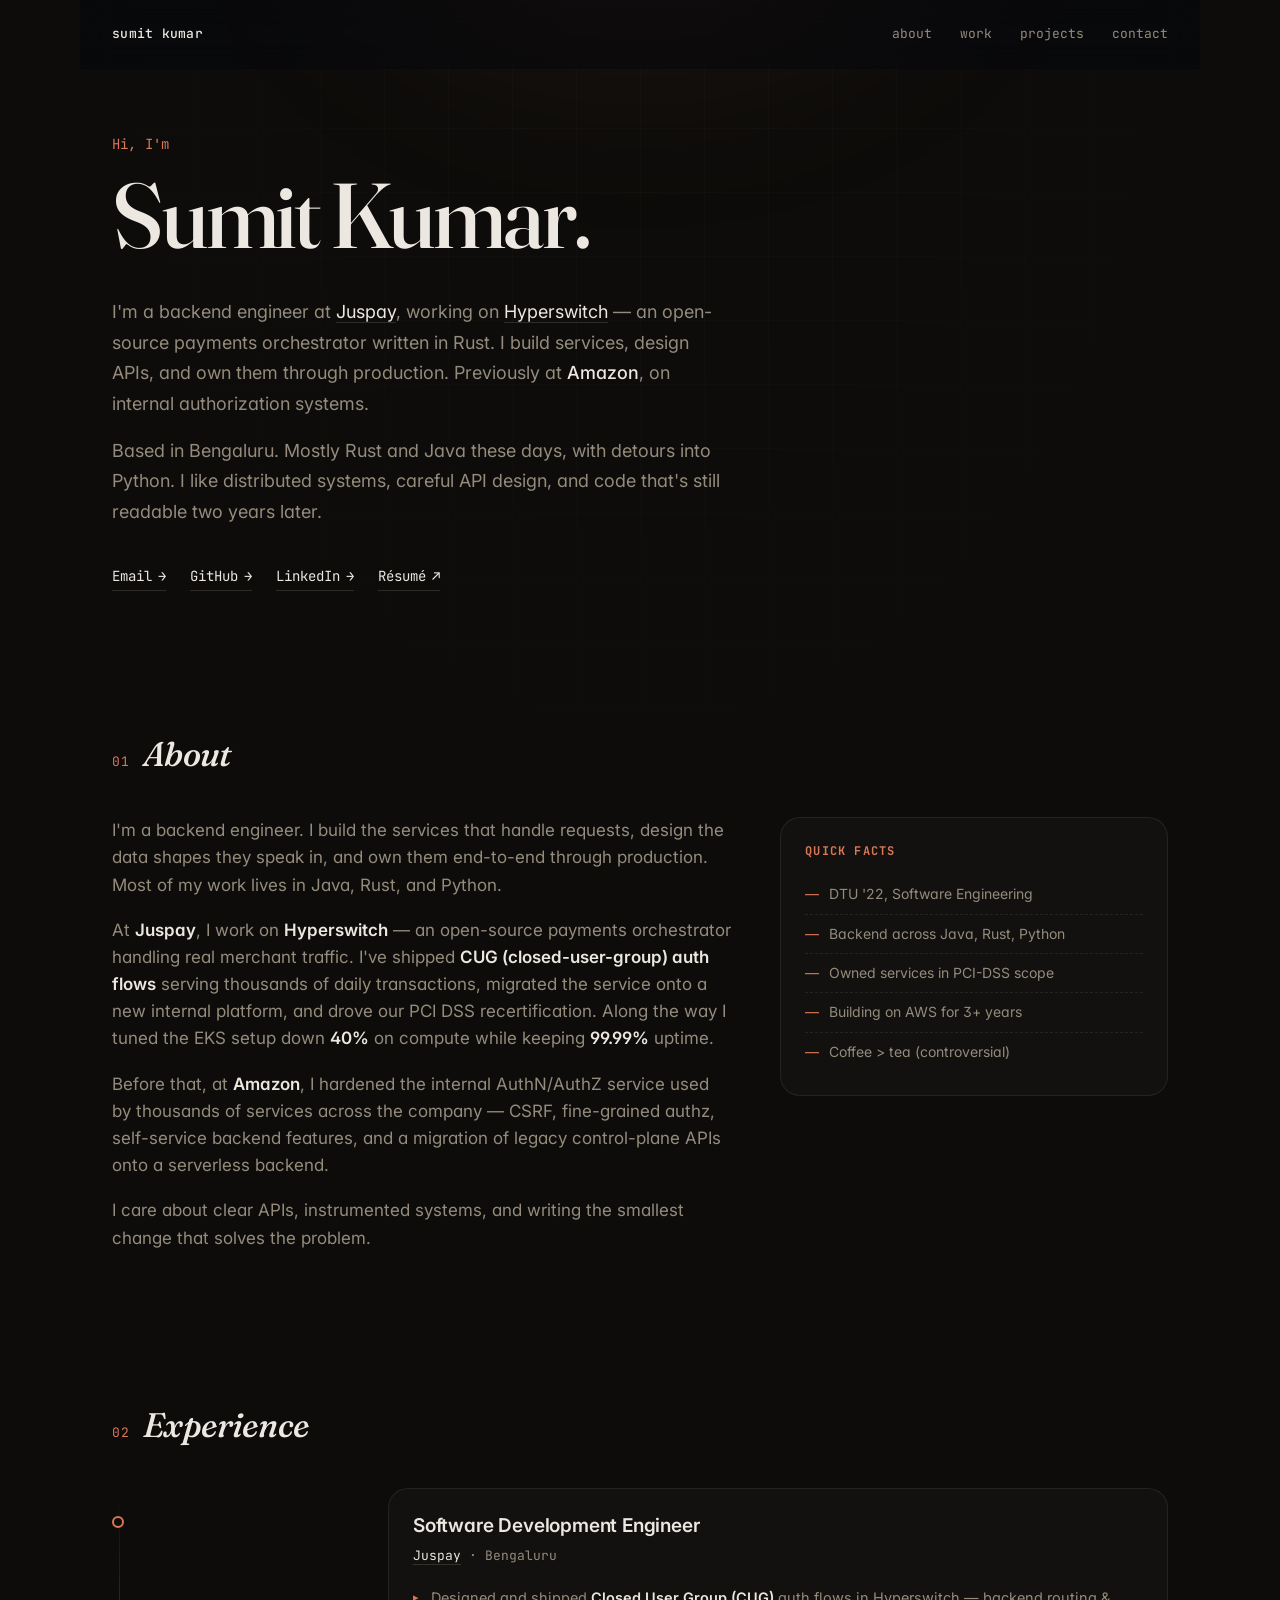
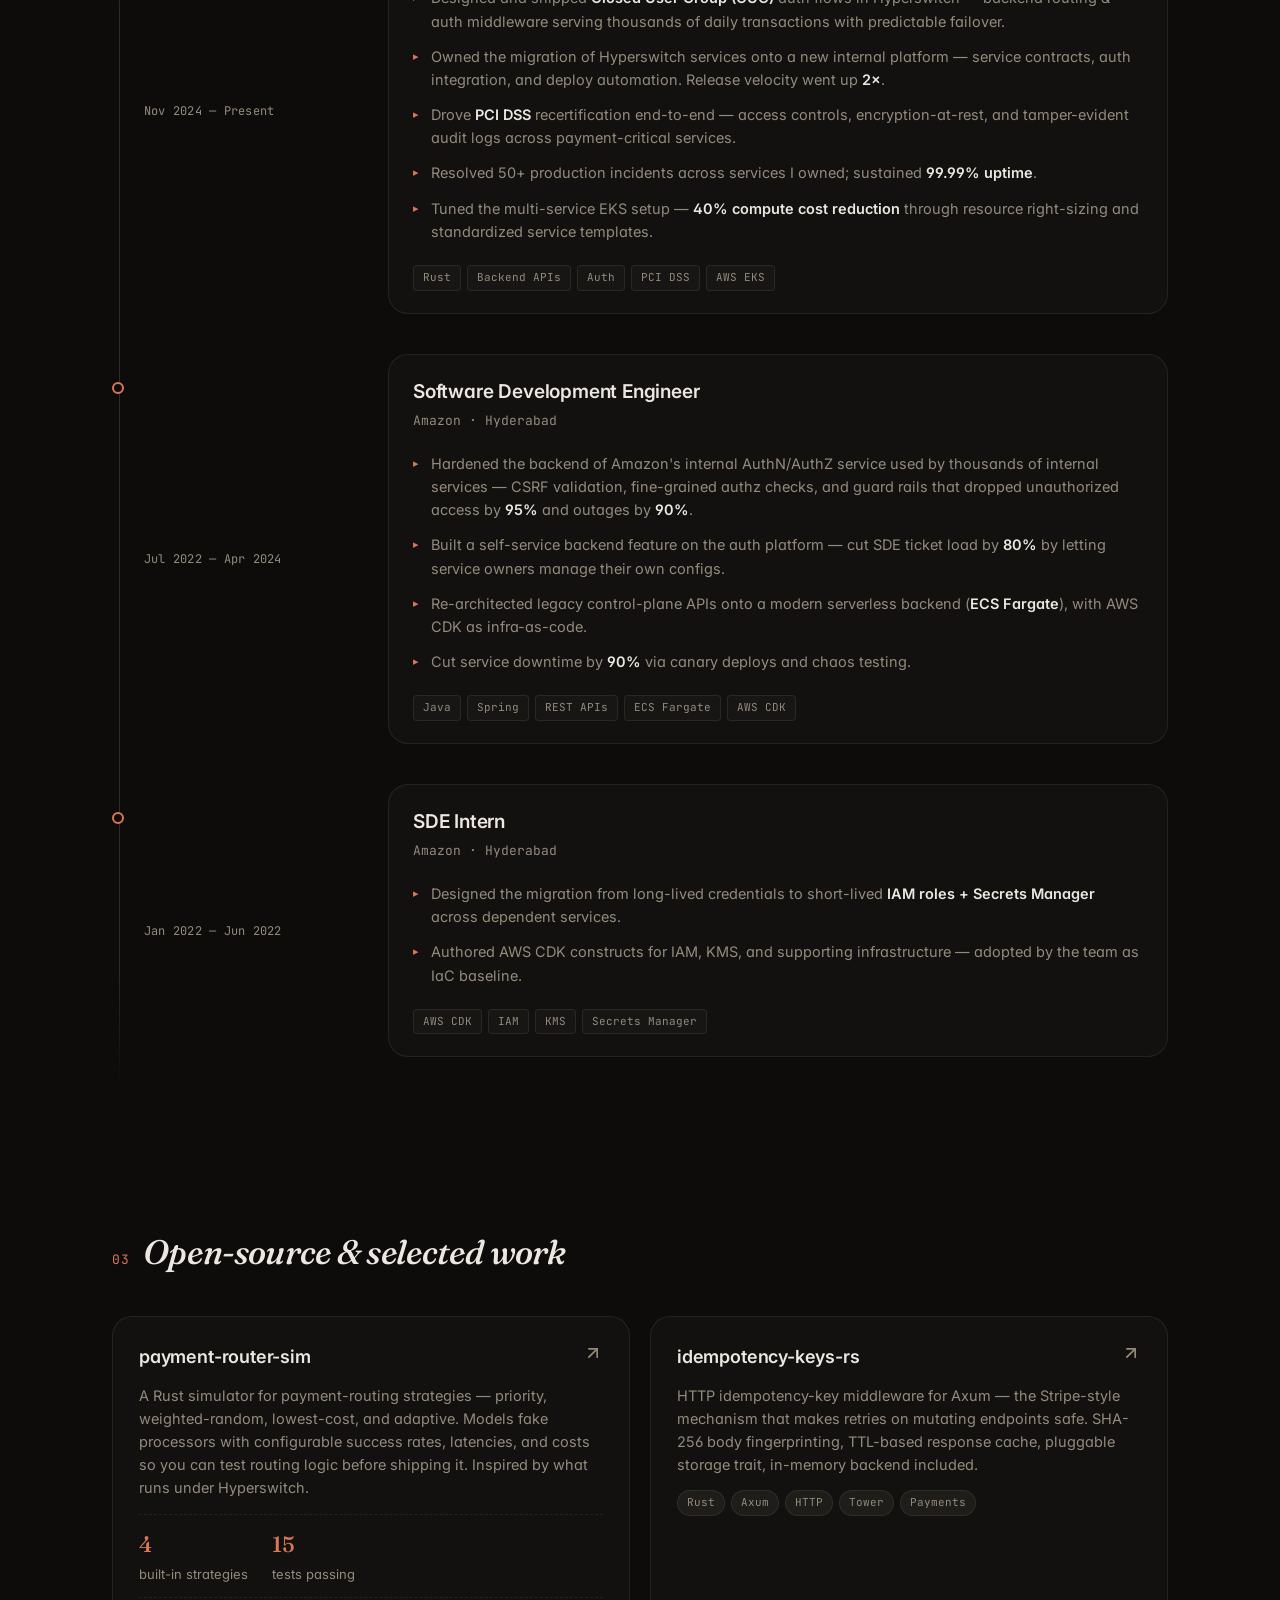
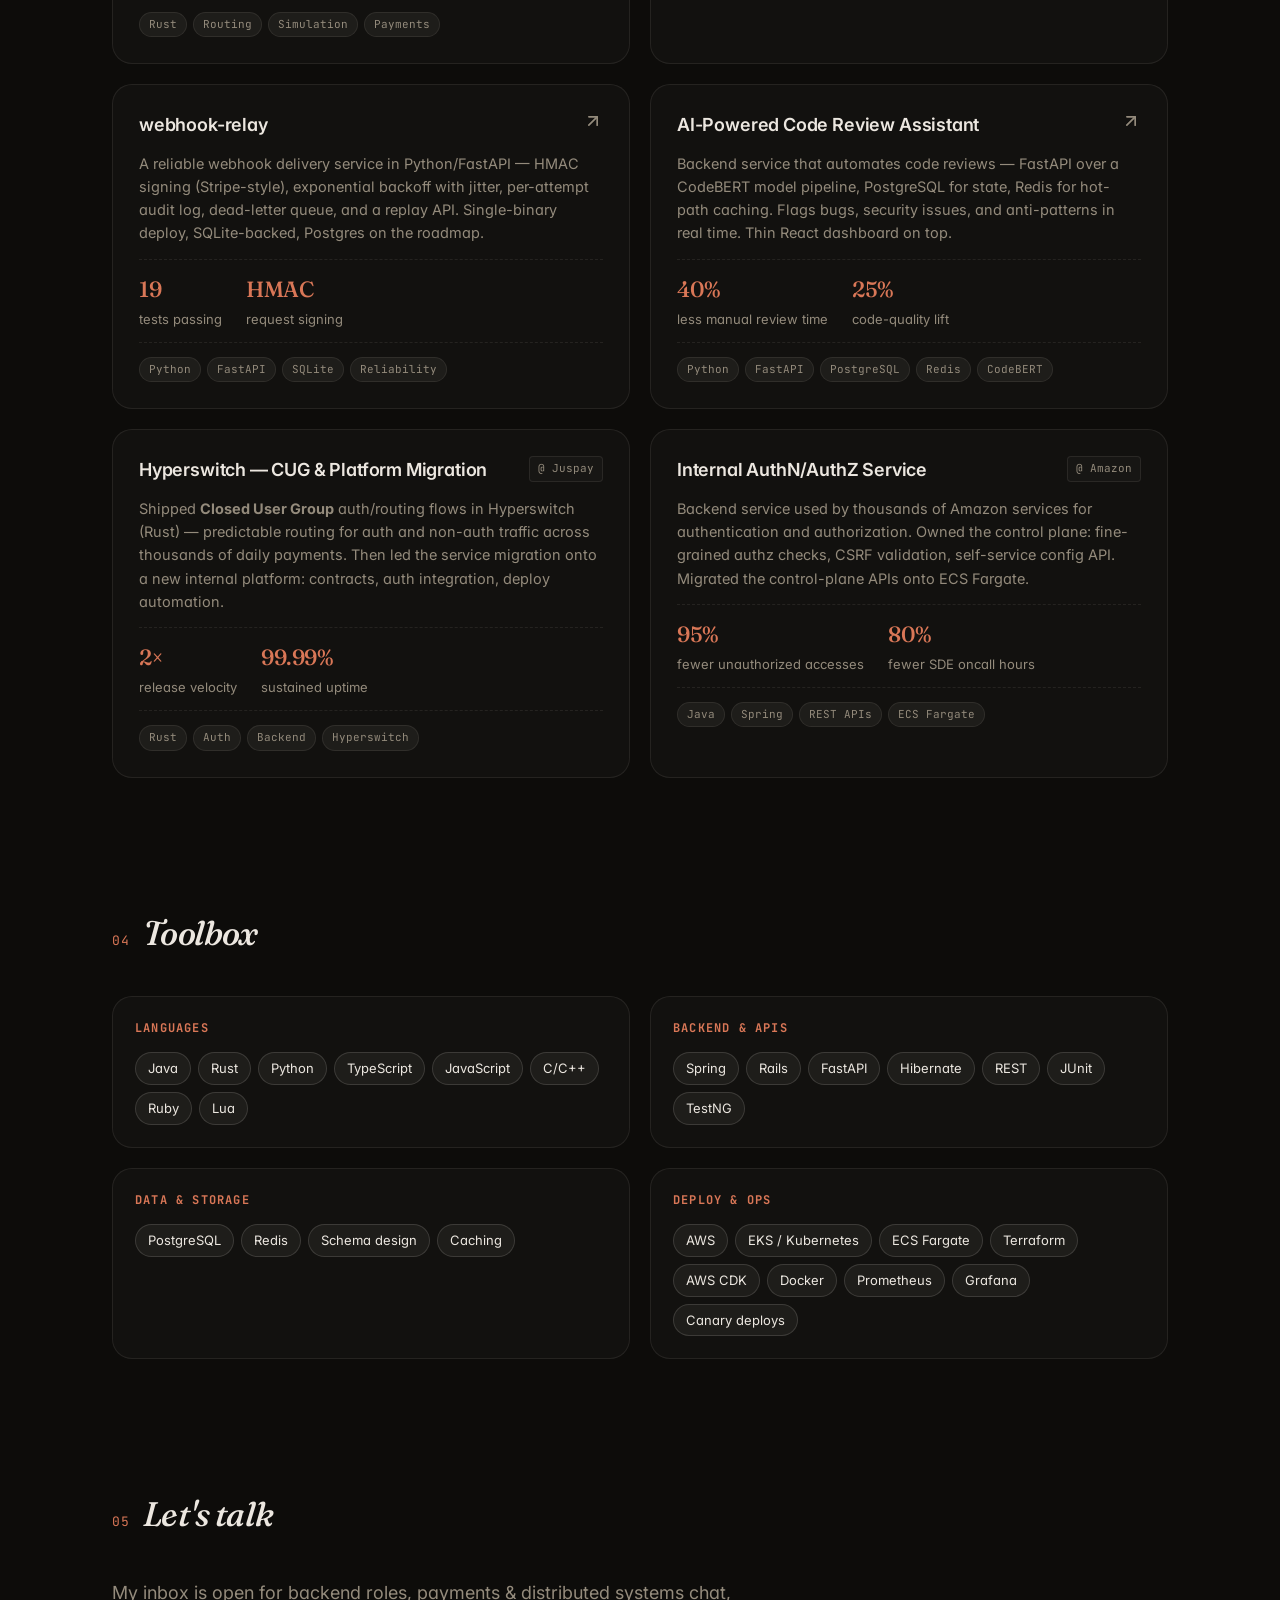
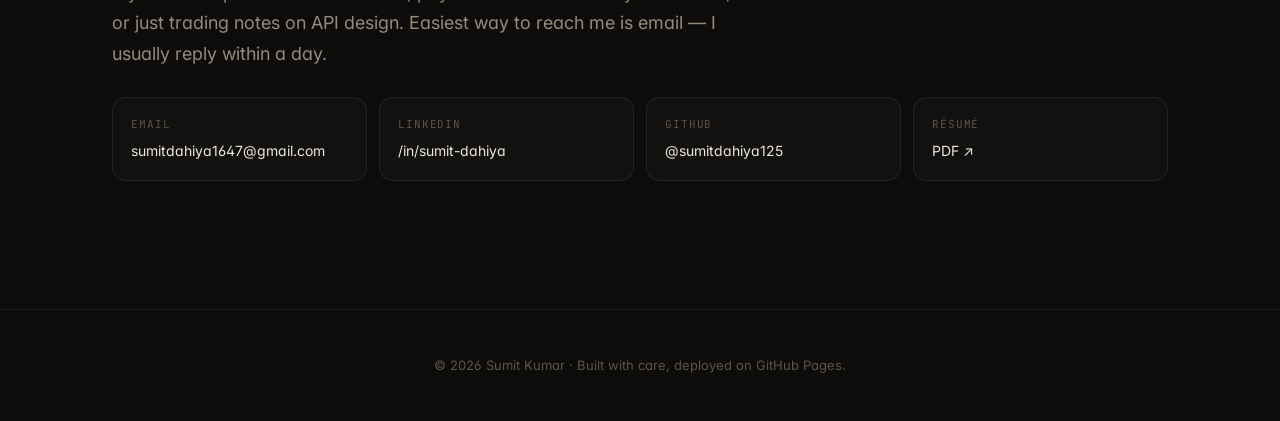
<file: index.html>
<!doctype html>
<html lang="en">
  <head>
    <meta charset="utf-8" />
    <meta name="viewport" content="width=device-width, initial-scale=1" />
    <title>Sumit Kumar — Backend Engineer</title>
    <meta name="description" content="Sumit Kumar — Backend engineer at Juspay, working on Hyperswitch. Previously at Amazon. Java, Rust, Python, distributed systems." />
    <meta name="theme-color" content="#0d0c0a" />

    <meta property="og:title" content="Sumit Kumar — Backend Engineer" />
    <meta property="og:description" content="Backend engineer at Juspay, working on Hyperswitch. Java, Rust, Python, distributed systems." />
    <meta property="og:type" content="website" />
    <meta property="og:url" content="https://sumitdahiya125.github.io/Portfolio/" />
    <meta property="og:image" content="https://sumitdahiya125.github.io/Portfolio/og.png" />
    <meta property="og:image:width" content="1200" />
    <meta property="og:image:height" content="630" />
    <meta name="twitter:card" content="summary_large_image" />
    <meta name="twitter:title" content="Sumit Kumar — Backend Engineer" />
    <meta name="twitter:description" content="Backend engineer at Juspay, working on Hyperswitch. Java, Rust, Python, distributed systems." />
    <meta name="twitter:image" content="https://sumitdahiya125.github.io/Portfolio/og.png" />

    <script type="application/ld+json">
      {
        "@context": "https://schema.org",
        "@type": "Person",
        "name": "Sumit Kumar",
        "url": "https://sumitdahiya125.github.io/Portfolio/",
        "image": "https://sumitdahiya125.github.io/Portfolio/og.png",
        "jobTitle": "Backend Engineer",
        "description": "Backend engineer at Juspay working on Hyperswitch. Previously at Amazon.",
        "worksFor": {
          "@type": "Organization",
          "name": "Juspay",
          "url": "https://juspay.in"
        },
        "alumniOf": {
          "@type": "CollegeOrUniversity",
          "name": "Delhi Technological University",
          "sameAs": "https://en.wikipedia.org/wiki/Delhi_Technological_University"
        },
        "email": "mailto:sumitdahiya1647@gmail.com",
        "address": {
          "@type": "PostalAddress",
          "addressLocality": "Bengaluru",
          "addressCountry": "IN"
        },
        "sameAs": [
          "https://github.com/sumitdahiya125",
          "https://in.linkedin.com/in/sumit-dahiya-666273177"
        ],
        "knowsAbout": [
          "Backend Engineering",
          "Distributed Systems",
          "Payments Systems",
          "API Design",
          "Rust",
          "Java",
          "Python",
          "AWS",
          "Kubernetes",
          "PostgreSQL"
        ]
      }
    </script>

    <link rel="icon" href="data:image/svg+xml,%3Csvg xmlns='http://www.w3.org/2000/svg' viewBox='0 0 100 100'%3E%3Ctext y='.9em' font-size='80' font-family='Georgia,serif' fill='%23d97757'%3ESK%3C/text%3E%3C/svg%3E" />
    <link rel="preconnect" href="https://fonts.googleapis.com" />
    <link rel="preconnect" href="https://fonts.gstatic.com" crossorigin />
    <link href="https://fonts.googleapis.com/css2?family=Fraunces:ital,opsz,wght@0,9..144,400;0,9..144,500;0,9..144,600;1,9..144,500&family=Inter:wght@300;400;500;600;700&family=JetBrains+Mono:wght@400;500&display=swap" rel="stylesheet" />
    <link rel="stylesheet" href="style.css" />
  </head>

  <body>
    <div class="bg-grid"></div>
    <div class="bg-glow"></div>

    <header class="nav">
      <a href="#top" class="nav__brand">sumit&nbsp;kumar</a>
      <nav class="nav__links">
        <a href="#about">about</a>
        <a href="#experience">work</a>
        <a href="#projects">projects</a>
        <a href="#contact">contact</a>
      </nav>
    </header>

    <main id="top">
      <!-- HERO -->
      <section class="hero">
        <p class="hero__greet">Hi, I'm</p>
        <h1 class="hero__name">Sumit Kumar.</h1>

        <div class="hero__copy">
          <p>
            I'm a backend engineer at
            <a href="https://juspay.in" target="_blank" rel="noopener">Juspay</a>,
            working on
            <a href="https://hyperswitch.io" target="_blank" rel="noopener">Hyperswitch</a> —
            an open-source payments orchestrator written in Rust. I build
            services, design APIs, and own them through production.
            Previously at <span class="muted-strong">Amazon</span>, on
            internal authorization systems.
          </p>
          <p>
            Based in Bengaluru. Mostly Rust and Java these days, with detours
            into Python. I like distributed systems, careful API design, and
            code that's still readable two years later.
          </p>
        </div>

        <ul class="hero__links">
          <li>
            <a href="mailto:sumitdahiya1647@gmail.com">
              Email <span aria-hidden="true">→</span>
            </a>
          </li>
          <li>
            <a href="https://github.com/sumitdahiya125" target="_blank" rel="noopener">
              GitHub <span aria-hidden="true">→</span>
            </a>
          </li>
          <li>
            <a href="https://in.linkedin.com/in/sumit-dahiya-666273177" target="_blank" rel="noopener">
              LinkedIn <span aria-hidden="true">→</span>
            </a>
          </li>
          <li>
            <a
              href="resume.pdf"
              target="_blank"
              rel="noopener"
              data-goatcounter-click="resume.pdf"
              data-goatcounter-title="Résumé download (hero)"
            >
              Résumé <span aria-hidden="true">↗</span>
            </a>
          </li>
        </ul>
      </section>

      <!-- ABOUT -->
      <section id="about" class="section">
        <div class="section__header">
          <span class="section__num">01</span>
          <h2 class="section__title">About</h2>
        </div>
        <div class="about">
          <div class="about__copy">
            <p>
              I'm a backend engineer. I build the services that handle
              requests, design the data shapes they speak in, and own them
              end-to-end through production. Most of my work lives in Java,
              Rust, and Python.
            </p>
            <p>
              At <strong>Juspay</strong>, I work on
              <strong>Hyperswitch</strong> — an open-source payments
              orchestrator handling real merchant traffic. I've shipped
              <strong>CUG (closed-user-group) auth flows</strong> serving
              thousands of daily transactions, migrated the service onto a
              new internal platform, and drove our PCI DSS recertification.
              Along the way I tuned the EKS setup down <strong>40%</strong>
              on compute while keeping <strong>99.99%</strong> uptime.
            </p>
            <p>
              Before that, at <strong>Amazon</strong>, I hardened the
              internal AuthN/AuthZ service used by thousands of services
              across the company — CSRF, fine-grained authz, self-service
              backend features, and a migration of legacy control-plane APIs
              onto a serverless backend.
            </p>
            <p>
              I care about clear APIs, instrumented systems, and writing the
              smallest change that solves the problem.
            </p>
          </div>
          <aside class="about__side">
            <h3>Quick facts</h3>
            <ul>
              <li><span>—</span> DTU '22, Software Engineering</li>
              <li><span>—</span> Backend across Java, Rust, Python</li>
              <li><span>—</span> Owned services in PCI-DSS scope</li>
              <li><span>—</span> Building on AWS for 3+ years</li>
              <li><span>—</span> Coffee &gt; tea (controversial)</li>
            </ul>
          </aside>
        </div>
      </section>

      <!-- EXPERIENCE -->
      <section id="experience" class="section">
        <div class="section__header">
          <span class="section__num">02</span>
          <h2 class="section__title">Experience</h2>
        </div>

        <ol class="timeline">
          <li class="tl-item">
            <div class="tl-when">
              <span class="tl-dot"></span>
              <span class="tl-date">Nov 2024 — Present</span>
            </div>
            <div class="tl-card">
              <header>
                <h3>Software Development Engineer</h3>
                <p class="tl-place"><a href="https://juspay.in" target="_blank" rel="noopener">Juspay</a> · Bengaluru</p>
              </header>
              <ul>
                <li>Designed and shipped <strong>Closed User Group (CUG)</strong> auth flows in Hyperswitch — backend routing &amp; auth middleware serving thousands of daily transactions with predictable failover.</li>
                <li>Owned the migration of Hyperswitch services onto a new internal platform — service contracts, auth integration, and deploy automation. Release velocity went up <strong>2×</strong>.</li>
                <li>Drove <strong>PCI DSS</strong> recertification end-to-end — access controls, encryption-at-rest, and tamper-evident audit logs across payment-critical services.</li>
                <li>Resolved 50+ production incidents across services I owned; sustained <strong>99.99% uptime</strong>.</li>
                <li>Tuned the multi-service EKS setup — <strong>40% compute cost reduction</strong> through resource right-sizing and standardized service templates.</li>
              </ul>
              <div class="tl-tags">
                <span>Rust</span><span>Backend APIs</span><span>Auth</span><span>PCI DSS</span><span>AWS EKS</span>
              </div>
            </div>
          </li>

          <li class="tl-item">
            <div class="tl-when">
              <span class="tl-dot"></span>
              <span class="tl-date">Jul 2022 — Apr 2024</span>
            </div>
            <div class="tl-card">
              <header>
                <h3>Software Development Engineer</h3>
                <p class="tl-place">Amazon · Hyderabad</p>
              </header>
              <ul>
                <li>Hardened the backend of Amazon's internal AuthN/AuthZ service used by thousands of internal services — CSRF validation, fine-grained authz checks, and guard rails that dropped unauthorized access by <strong>95%</strong> and outages by <strong>90%</strong>.</li>
                <li>Built a self-service backend feature on the auth platform — cut SDE ticket load by <strong>80%</strong> by letting service owners manage their own configs.</li>
                <li>Re-architected legacy control-plane APIs onto a modern serverless backend (<strong>ECS Fargate</strong>), with AWS CDK as infra-as-code.</li>
                <li>Cut service downtime by <strong>90%</strong> via canary deploys and chaos testing.</li>
              </ul>
              <div class="tl-tags">
                <span>Java</span><span>Spring</span><span>REST APIs</span><span>ECS Fargate</span><span>AWS CDK</span>
              </div>
            </div>
          </li>

          <li class="tl-item">
            <div class="tl-when">
              <span class="tl-dot"></span>
              <span class="tl-date">Jan 2022 — Jun 2022</span>
            </div>
            <div class="tl-card">
              <header>
                <h3>SDE Intern</h3>
                <p class="tl-place">Amazon · Hyderabad</p>
              </header>
              <ul>
                <li>Designed the migration from long-lived credentials to short-lived <strong>IAM roles + Secrets Manager</strong> across dependent services.</li>
                <li>Authored AWS CDK constructs for IAM, KMS, and supporting infrastructure — adopted by the team as IaC baseline.</li>
              </ul>
              <div class="tl-tags"><span>AWS CDK</span><span>IAM</span><span>KMS</span><span>Secrets Manager</span></div>
            </div>
          </li>
        </ol>
      </section>

      <!-- PROJECTS -->
      <section id="projects" class="section">
        <div class="section__header">
          <span class="section__num">03</span>
          <h2 class="section__title">Open-source &amp; selected work</h2>
        </div>

        <div class="projects">
          <article class="project">
            <div class="project__head">
              <h3>payment-router-sim</h3>
              <a class="project__link" href="https://github.com/sumitdahiya125/payment-router-sim" target="_blank" rel="noopener" aria-label="View on GitHub">
                <svg width="20" height="20" viewBox="0 0 24 24" fill="none" stroke="currentColor" stroke-width="2" stroke-linecap="round" stroke-linejoin="round"><path d="M7 17 17 7"/><path d="M7 7h10v10"/></svg>
              </a>
            </div>
            <p>
              A Rust simulator for payment-routing strategies — priority,
              weighted-random, lowest-cost, and adaptive. Models fake
              processors with configurable success rates, latencies, and
              costs so you can test routing logic before shipping it.
              Inspired by what runs under Hyperswitch.
            </p>
            <ul class="project__metrics">
              <li><strong>4</strong> built-in strategies</li>
              <li><strong>15</strong> tests passing</li>
            </ul>
            <div class="project__tags">
              <span>Rust</span><span>Routing</span><span>Simulation</span><span>Payments</span>
            </div>
          </article>

          <article class="project">
            <div class="project__head">
              <h3>idempotency-keys-rs</h3>
              <a class="project__link" href="https://github.com/sumitdahiya125/idempotency-keys-rs" target="_blank" rel="noopener" aria-label="View on GitHub">
                <svg width="20" height="20" viewBox="0 0 24 24" fill="none" stroke="currentColor" stroke-width="2" stroke-linecap="round" stroke-linejoin="round"><path d="M7 17 17 7"/><path d="M7 7h10v10"/></svg>
              </a>
            </div>
            <p>
              HTTP idempotency-key middleware for Axum — the Stripe-style
              mechanism that makes retries on mutating endpoints safe.
              SHA-256 body fingerprinting, TTL-based response cache,
              pluggable storage trait, in-memory backend included.
            </p>
            <div class="project__tags">
              <span>Rust</span><span>Axum</span><span>HTTP</span><span>Tower</span><span>Payments</span>
            </div>
          </article>

          <article class="project">
            <div class="project__head">
              <h3>webhook-relay</h3>
              <a class="project__link" href="https://github.com/sumitdahiya125/webhook-relay" target="_blank" rel="noopener" aria-label="View on GitHub">
                <svg width="20" height="20" viewBox="0 0 24 24" fill="none" stroke="currentColor" stroke-width="2" stroke-linecap="round" stroke-linejoin="round"><path d="M7 17 17 7"/><path d="M7 7h10v10"/></svg>
              </a>
            </div>
            <p>
              A reliable webhook delivery service in Python/FastAPI — HMAC
              signing (Stripe-style), exponential backoff with jitter,
              per-attempt audit log, dead-letter queue, and a replay API.
              Single-binary deploy, SQLite-backed, Postgres on the roadmap.
            </p>
            <ul class="project__metrics">
              <li><strong>19</strong> tests passing</li>
              <li><strong>HMAC</strong> request signing</li>
            </ul>
            <div class="project__tags">
              <span>Python</span><span>FastAPI</span><span>SQLite</span><span>Reliability</span>
            </div>
          </article>

          <article class="project">
            <div class="project__head">
              <h3>AI-Powered Code Review Assistant</h3>
              <a class="project__link" href="https://github.com/sumitdahiya125/ai-powered-code-review-assistant" target="_blank" rel="noopener" aria-label="View on GitHub">
                <svg width="20" height="20" viewBox="0 0 24 24" fill="none" stroke="currentColor" stroke-width="2" stroke-linecap="round" stroke-linejoin="round"><path d="M7 17 17 7"/><path d="M7 7h10v10"/></svg>
              </a>
            </div>
            <p>
              Backend service that automates code reviews — FastAPI over a
              CodeBERT model pipeline, PostgreSQL for state, Redis for
              hot-path caching. Flags bugs, security issues, and
              anti-patterns in real time. Thin React dashboard on top.
            </p>
            <ul class="project__metrics">
              <li><strong>40%</strong> less manual review time</li>
              <li><strong>25%</strong> code-quality lift</li>
            </ul>
            <div class="project__tags">
              <span>Python</span><span>FastAPI</span><span>PostgreSQL</span><span>Redis</span><span>CodeBERT</span>
            </div>
          </article>

          <article class="project">
            <div class="project__head">
              <h3>Hyperswitch — CUG &amp; Platform Migration</h3>
              <span class="project__badge">@ Juspay</span>
            </div>
            <p>
              Shipped <strong>Closed User Group</strong> auth/routing flows
              in Hyperswitch (Rust) — predictable routing for auth and
              non-auth traffic across thousands of daily payments. Then led
              the service migration onto a new internal platform: contracts,
              auth integration, deploy automation.
            </p>
            <ul class="project__metrics">
              <li><strong>2×</strong> release velocity</li>
              <li><strong>99.99%</strong> sustained uptime</li>
            </ul>
            <div class="project__tags">
              <span>Rust</span><span>Auth</span><span>Backend</span><span>Hyperswitch</span>
            </div>
          </article>

          <article class="project">
            <div class="project__head">
              <h3>Internal AuthN/AuthZ Service</h3>
              <span class="project__badge">@ Amazon</span>
            </div>
            <p>
              Backend service used by thousands of Amazon services for
              authentication and authorization. Owned the control plane:
              fine-grained authz checks, CSRF validation, self-service
              config API. Migrated the control-plane APIs onto ECS Fargate.
            </p>
            <ul class="project__metrics">
              <li><strong>95%</strong> fewer unauthorized accesses</li>
              <li><strong>80%</strong> fewer SDE oncall hours</li>
            </ul>
            <div class="project__tags">
              <span>Java</span><span>Spring</span><span>REST APIs</span><span>ECS Fargate</span>
            </div>
          </article>
        </div>
      </section>

      <!-- SKILLS -->
      <section id="skills" class="section">
        <div class="section__header">
          <span class="section__num">04</span>
          <h2 class="section__title">Toolbox</h2>
        </div>

        <div class="skills">
          <div class="skill-group">
            <h4>Languages</h4>
            <div class="chips">
              <span>Java</span><span>Rust</span><span>Python</span>
              <span>TypeScript</span><span>JavaScript</span>
              <span>C/C++</span><span>Ruby</span><span>Lua</span>
            </div>
          </div>
          <div class="skill-group">
            <h4>Backend &amp; APIs</h4>
            <div class="chips">
              <span>Spring</span><span>Rails</span><span>FastAPI</span>
              <span>Hibernate</span><span>REST</span>
              <span>JUnit</span><span>TestNG</span>
            </div>
          </div>
          <div class="skill-group">
            <h4>Data &amp; storage</h4>
            <div class="chips">
              <span>PostgreSQL</span><span>Redis</span>
              <span>Schema design</span><span>Caching</span>
            </div>
          </div>
          <div class="skill-group">
            <h4>Deploy &amp; ops</h4>
            <div class="chips">
              <span>AWS</span><span>EKS / Kubernetes</span><span>ECS Fargate</span>
              <span>Terraform</span><span>AWS CDK</span><span>Docker</span>
              <span>Prometheus</span><span>Grafana</span><span>Canary deploys</span>
            </div>
          </div>
        </div>
      </section>

      <!-- CONTACT -->
      <section id="contact" class="section section--contact">
        <div class="section__header">
          <span class="section__num">05</span>
          <h2 class="section__title">Let's talk</h2>
        </div>

        <div class="contact">
          <p class="contact__lead">
            My inbox is open for backend roles, payments &amp; distributed
            systems chat, or just trading notes on API design. Easiest way
            to reach me is email — I usually reply within a day.
          </p>

          <div class="contact__links">
            <a href="mailto:sumitdahiya1647@gmail.com" class="contact__card">
              <span class="contact__label">Email</span>
              <span class="contact__value">sumitdahiya1647@gmail.com</span>
            </a>
            <a href="https://in.linkedin.com/in/sumit-dahiya-666273177" target="_blank" rel="noopener" class="contact__card">
              <span class="contact__label">LinkedIn</span>
              <span class="contact__value">/in/sumit-dahiya</span>
            </a>
            <a href="https://github.com/sumitdahiya125" target="_blank" rel="noopener" class="contact__card">
              <span class="contact__label">GitHub</span>
              <span class="contact__value">@sumitdahiya125</span>
            </a>
            <a
              href="resume.pdf"
              target="_blank"
              rel="noopener"
              class="contact__card"
              data-goatcounter-click="resume.pdf"
              data-goatcounter-title="Résumé download (contact)"
            >
              <span class="contact__label">Résumé</span>
              <span class="contact__value">PDF ↗</span>
            </a>
          </div>
        </div>
      </section>
    </main>

    <footer class="footer">
      <p>© <span id="year"></span> Sumit Kumar · Built with care, deployed on GitHub Pages.</p>
    </footer>

    <script src="script.js" defer></script>

    <!-- GoatCounter analytics — privacy-friendly, no cookies, no PII -->
    <script
      data-goatcounter="https://sumitkumar.goatcounter.com/count"
      async
      src="//gc.zgo.at/count.js"
    ></script>
  </body>
</html>
</file>
<file: style.css>
/* ---------- Base ---------- */
:root {
  --bg: #0d0c0a;
  --bg-elev: #161310;
  --surface: rgba(247, 240, 230, 0.025);
  --surface-strong: rgba(247, 240, 230, 0.05);
  --border: rgba(247, 240, 230, 0.08);
  --border-strong: rgba(247, 240, 230, 0.14);
  --text: #ece7e0;
  --text-dim: #948b7c;
  --text-faint: #5a544a;
  --accent: #d97757;
  --accent-soft: rgba(217, 119, 87, 0.15);
  --max: 1120px;
  --radius: 14px;
  --radius-lg: 20px;
}

* { box-sizing: border-box; }

html { scroll-behavior: smooth; }

body {
  margin: 0;
  font-family: "Inter", system-ui, -apple-system, "Segoe UI", Roboto, sans-serif;
  font-feature-settings: "ss01", "cv11";
  background: var(--bg);
  color: var(--text);
  line-height: 1.6;
  -webkit-font-smoothing: antialiased;
  text-rendering: optimizeLegibility;
  overflow-x: hidden;
}

a { color: inherit; text-decoration: none; }
a:hover { color: #fff; }

::selection { background: rgba(217, 119, 87, 0.30); color: #fff; }

/* ---------- Backgrounds ---------- */
.bg-grid {
  position: fixed;
  inset: 0;
  background-image:
    linear-gradient(to right, rgba(247, 240, 230, 0.02) 1px, transparent 1px),
    linear-gradient(to bottom, rgba(247, 240, 230, 0.02) 1px, transparent 1px);
  background-size: 64px 64px;
  mask-image: radial-gradient(ellipse at top, #000 25%, transparent 70%);
  pointer-events: none;
  z-index: -2;
}

.bg-glow {
  position: fixed;
  top: -350px;
  left: 50%;
  width: 800px;
  height: 500px;
  transform: translateX(-50%);
  background: radial-gradient(ellipse at center, rgba(217, 119, 87, 0.10), transparent 70%);
  filter: blur(80px);
  pointer-events: none;
  z-index: -1;
}

/* ---------- Nav ---------- */
.nav {
  position: sticky;
  top: 0;
  z-index: 50;
  display: flex;
  align-items: center;
  gap: 32px;
  max-width: var(--max);
  margin: 0 auto;
  padding: 24px 32px;
  background: rgba(7, 8, 13, 0.55);
  backdrop-filter: saturate(140%) blur(14px);
  -webkit-backdrop-filter: saturate(140%) blur(14px);
}

.nav__brand {
  font-family: "JetBrains Mono", monospace;
  font-size: 13px;
  font-weight: 500;
  letter-spacing: 0.02em;
  color: var(--text);
}

.nav__links {
  display: flex;
  gap: 28px;
  margin-left: auto;
  font-family: "JetBrains Mono", monospace;
  font-size: 13px;
  color: var(--text-dim);
}
.nav__links a {
  position: relative;
  transition: color 0.15s;
}
.nav__links a:hover { color: var(--text); }
.nav__links a::before {
  content: "";
  position: absolute;
  bottom: -4px;
  left: 0;
  right: 0;
  height: 1px;
  background: var(--accent);
  transform: scaleX(0);
  transform-origin: left;
  transition: transform 0.2s ease;
}
.nav__links a:hover::before { transform: scaleX(1); }

@media (max-width: 640px) {
  .nav { padding: 18px 20px; gap: 18px; }
  .nav__links { gap: 18px; font-size: 12px; }
}

/* ---------- Layout ---------- */
main {
  max-width: var(--max);
  margin: 0 auto;
  padding: 0 32px;
}
@media (max-width: 720px) { main { padding: 0 20px; } }

.section {
  padding: 96px 0 32px;
  scroll-margin-top: 80px;
}
.section:first-of-type { padding-top: 56px; }

.section__header {
  display: flex;
  align-items: baseline;
  gap: 14px;
  margin-bottom: 36px;
}
.section__num {
  font-family: "JetBrains Mono", monospace;
  font-size: 13px;
  color: var(--accent);
  letter-spacing: 0.05em;
}
.section__title {
  font-family: "Fraunces", "Iowan Old Style", Georgia, serif;
  font-size: 34px;
  letter-spacing: -0.025em;
  font-weight: 500;
  font-style: italic;
  margin: 0;
}

/* ---------- Hero ---------- */
.hero {
  padding: 64px 0 40px;
  max-width: 720px;
}

.hero__greet {
  font-family: "JetBrains Mono", monospace;
  font-size: 14px;
  color: var(--accent);
  margin: 0 0 14px;
  letter-spacing: 0.01em;
}

.hero__name {
  font-family: "Fraunces", "Iowan Old Style", Georgia, serif;
  font-size: clamp(52px, 8vw, 92px);
  font-weight: 500;
  letter-spacing: -0.035em;
  line-height: 1;
  margin: 0 0 36px;
  color: var(--text);
}

.hero__copy {
  margin: 0 0 36px;
  max-width: 620px;
}
.hero__copy p {
  font-size: clamp(16px, 1.5vw, 18px);
  line-height: 1.7;
  color: var(--text-dim);
  margin: 0 0 16px;
}
.hero__copy p:last-child { margin-bottom: 0; }
.hero__copy a {
  color: var(--text);
  border-bottom: 1px solid var(--border-strong);
  transition: border-color 0.15s, color 0.15s;
}
.hero__copy a:hover {
  color: var(--accent);
  border-bottom-color: var(--accent);
}
.muted-strong { color: var(--text); font-weight: 500; }

.hero__links {
  list-style: none;
  padding: 0;
  margin: 0;
  display: flex;
  flex-wrap: wrap;
  gap: 24px;
}
.hero__links a {
  display: inline-flex;
  align-items: center;
  gap: 6px;
  font-family: "JetBrains Mono", monospace;
  font-size: 14px;
  color: var(--text);
  border-bottom: 1px solid var(--border-strong);
  padding-bottom: 2px;
  transition: color 0.15s, border-color 0.15s, transform 0.15s;
}
.hero__links a:hover {
  color: var(--accent);
  border-bottom-color: var(--accent);
}
.hero__links a:hover span[aria-hidden] {
  transform: translate(2px, -2px);
}
.hero__links a span[aria-hidden] {
  display: inline-block;
  transition: transform 0.15s;
}

/* ---------- About ---------- */
.about {
  display: grid;
  grid-template-columns: 1.6fr 1fr;
  gap: 48px;
  align-items: start;
}
@media (max-width: 820px) {
  .about { grid-template-columns: 1fr; gap: 32px; }
}
.about__copy p {
  font-size: 17px;
  color: var(--text-dim);
  margin: 0 0 18px;
}
.about__copy strong { color: var(--text); font-weight: 600; }

.about__side {
  padding: 24px;
  background: var(--surface);
  border: 1px solid var(--border);
  border-radius: var(--radius-lg);
}
.about__side h3 {
  font-size: 12px;
  font-family: "JetBrains Mono", monospace;
  color: var(--accent);
  text-transform: uppercase;
  letter-spacing: 0.1em;
  margin: 0 0 14px;
}
.about__side ul {
  list-style: none;
  padding: 0;
  margin: 0;
  font-size: 14px;
  color: var(--text-dim);
}
.about__side li {
  display: flex;
  gap: 10px;
  padding: 8px 0;
  border-bottom: 1px dashed var(--border);
}
.about__side li:last-child { border-bottom: none; }
.about__side li span { color: var(--accent); }

/* ---------- Timeline ---------- */
.timeline {
  list-style: none;
  padding: 0;
  margin: 0;
  position: relative;
}
.timeline::before {
  content: "";
  position: absolute;
  left: 7px;
  top: 8px;
  bottom: 8px;
  width: 1px;
  background: linear-gradient(to bottom, transparent, var(--border-strong) 10%, var(--border-strong) 90%, transparent);
}
@media (max-width: 720px) {
  .timeline::before { left: 7px; }
}

.tl-item {
  display: grid;
  grid-template-columns: 220px 1fr;
  gap: 24px;
  padding: 0 0 40px 32px;
  position: relative;
}
@media (max-width: 720px) {
  .tl-item { grid-template-columns: 1fr; padding-left: 28px; }
}
.tl-when {
  display: flex;
  align-items: center;
  gap: 12px;
  padding-top: 22px;
}
.tl-dot {
  position: absolute;
  left: 0;
  top: 28px;
  width: 12px;
  height: 12px;
  border-radius: 50%;
  background: var(--bg);
  border: 2px solid var(--accent);
}
.tl-date {
  font-family: "JetBrains Mono", monospace;
  font-size: 12px;
  color: var(--text-dim);
  letter-spacing: 0.02em;
}

.tl-card {
  padding: 22px 24px;
  background: var(--surface);
  border: 1px solid var(--border);
  border-radius: var(--radius-lg);
  transition: border-color 0.2s, transform 0.2s;
}
.tl-card:hover {
  border-color: var(--border-strong);
  transform: translateY(-2px);
}
.tl-card header { margin-bottom: 14px; }
.tl-card h3 {
  font-size: 19px;
  font-weight: 600;
  margin: 0 0 4px;
  letter-spacing: -0.01em;
}
.tl-place {
  font-size: 13px;
  color: var(--text-dim);
  margin: 0;
  font-family: "JetBrains Mono", monospace;
}
.tl-place a {
  color: var(--text);
  border-bottom: 1px solid var(--border-strong);
  transition: border-color 0.15s;
}
.tl-place a:hover { border-bottom-color: var(--accent); }
.tl-card ul {
  list-style: none;
  padding: 0;
  margin: 0 0 16px;
}
.tl-card li {
  position: relative;
  padding: 6px 0 6px 18px;
  font-size: 14.5px;
  color: var(--text-dim);
}
.tl-card li::before {
  content: "▸";
  position: absolute;
  left: 0;
  color: var(--accent);
  font-size: 11px;
  top: 9px;
}
.tl-card strong { color: var(--text); font-weight: 600; }

.tl-tags {
  display: flex;
  gap: 6px;
  flex-wrap: wrap;
}
.tl-tags span {
  font-family: "JetBrains Mono", monospace;
  font-size: 11px;
  padding: 3px 9px;
  border-radius: 4px;
  background: var(--surface);
  border: 1px solid var(--border);
  color: var(--text-dim);
}

/* ---------- Projects ---------- */
.projects {
  display: grid;
  grid-template-columns: repeat(2, 1fr);
  gap: 20px;
}
@media (max-width: 820px) {
  .projects { grid-template-columns: 1fr; }
}

.project {
  padding: 26px;
  background: var(--surface);
  border: 1px solid var(--border);
  border-radius: var(--radius-lg);
  transition: all 0.2s ease;
  position: relative;
  overflow: hidden;
}
.project::before {
  content: "";
  position: absolute;
  inset: 0;
  background: radial-gradient(ellipse at top right, var(--accent-soft), transparent 60%);
  opacity: 0;
  transition: opacity 0.3s;
  pointer-events: none;
}
.project:hover {
  border-color: var(--border-strong);
  transform: translateY(-3px);
}
.project:hover::before { opacity: 1; }

.project__head {
  display: flex;
  align-items: flex-start;
  justify-content: space-between;
  gap: 12px;
  margin-bottom: 12px;
}
.project__head h3 {
  font-size: 18px;
  font-weight: 600;
  margin: 0;
  letter-spacing: -0.01em;
}
.project__link {
  color: var(--text-dim);
  transition: color 0.18s, transform 0.18s;
}
.project__link:hover {
  color: var(--accent);
  transform: translate(2px, -2px);
}
.project__badge {
  font-family: "JetBrains Mono", monospace;
  font-size: 11px;
  padding: 3px 8px;
  border-radius: 4px;
  background: var(--surface);
  border: 1px solid var(--border);
  color: var(--text-dim);
  white-space: nowrap;
  height: fit-content;
}
.project p {
  font-size: 14.5px;
  color: var(--text-dim);
  margin: 0 0 14px;
}
.project__metrics {
  list-style: none;
  padding: 12px 0;
  margin: 0 0 14px;
  display: flex;
  gap: 24px;
  flex-wrap: wrap;
  border-top: 1px dashed var(--border);
  border-bottom: 1px dashed var(--border);
}
.project__metrics li {
  font-size: 13px;
  color: var(--text-dim);
}
.project__metrics strong {
  color: var(--accent);
  font-family: "Fraunces", "Iowan Old Style", Georgia, serif;
  font-size: 22px;
  font-weight: 500;
  display: block;
  margin-bottom: 2px;
  letter-spacing: -0.02em;
}
.project__tags {
  display: flex;
  gap: 6px;
  flex-wrap: wrap;
}
.project__tags span {
  font-family: "JetBrains Mono", monospace;
  font-size: 11px;
  padding: 3px 9px;
  border-radius: 999px;
  background: var(--surface-strong);
  border: 1px solid var(--border);
  color: var(--text-dim);
}

/* ---------- Skills ---------- */
.skills {
  display: grid;
  grid-template-columns: repeat(2, 1fr);
  gap: 20px;
}
@media (max-width: 720px) { .skills { grid-template-columns: 1fr; } }
.skill-group {
  padding: 22px;
  background: var(--surface);
  border: 1px solid var(--border);
  border-radius: var(--radius-lg);
}
.skill-group h4 {
  font-size: 12px;
  font-family: "JetBrains Mono", monospace;
  text-transform: uppercase;
  letter-spacing: 0.1em;
  color: var(--accent);
  margin: 0 0 14px;
}
.chips {
  display: flex;
  flex-wrap: wrap;
  gap: 7px;
}
.chips span {
  font-size: 13px;
  padding: 5px 12px;
  border-radius: 999px;
  background: var(--surface-strong);
  border: 1px solid var(--border-strong);
  color: var(--text);
  transition: all 0.15s;
}
.chips span:hover {
  border-color: var(--accent);
  color: var(--text);
  background: var(--accent-soft);
  transform: translateY(-1px);
}

/* ---------- Contact ---------- */
.section--contact { padding-bottom: 96px; }
.contact {
  padding: 0;
  text-align: left;
}
.contact__lead {
  font-size: 18px;
  color: var(--text-dim);
  margin: 0 0 28px;
  max-width: 620px;
  line-height: 1.7;
}
.contact__links {
  display: grid;
  grid-template-columns: repeat(4, 1fr);
  gap: 12px;
}
@media (max-width: 720px) {
  .contact__links { grid-template-columns: repeat(2, 1fr); }
}
.contact__card {
  display: flex;
  flex-direction: column;
  gap: 6px;
  padding: 18px;
  background: var(--surface);
  border: 1px solid var(--border);
  border-radius: var(--radius);
  text-align: left;
  transition: all 0.2s;
}
.contact__card:hover {
  border-color: var(--border-strong);
  background: var(--surface-strong);
  transform: translateY(-2px);
  color: #fff;
}
.contact__label {
  font-family: "JetBrains Mono", monospace;
  font-size: 11px;
  color: var(--text-faint);
  text-transform: uppercase;
  letter-spacing: 0.08em;
}
.contact__value {
  font-size: 14px;
  color: var(--text);
  word-break: break-all;
}

/* ---------- Footer ---------- */
.footer {
  padding: 32px;
  text-align: center;
  font-size: 13px;
  color: var(--text-faint);
  border-top: 1px solid var(--border);
  margin-top: 32px;
}

/* ---------- Scroll reveal ---------- */
.reveal {
  opacity: 0;
  transform: translateY(18px);
  transition: opacity 0.7s ease, transform 0.7s ease;
}
.reveal.in {
  opacity: 1;
  transform: none;
}

@media (prefers-reduced-motion: reduce) {
  *, *::before, *::after {
    animation-duration: 0.01ms !important;
    transition-duration: 0.01ms !important;
  }
  html { scroll-behavior: auto; }
}
</file>
